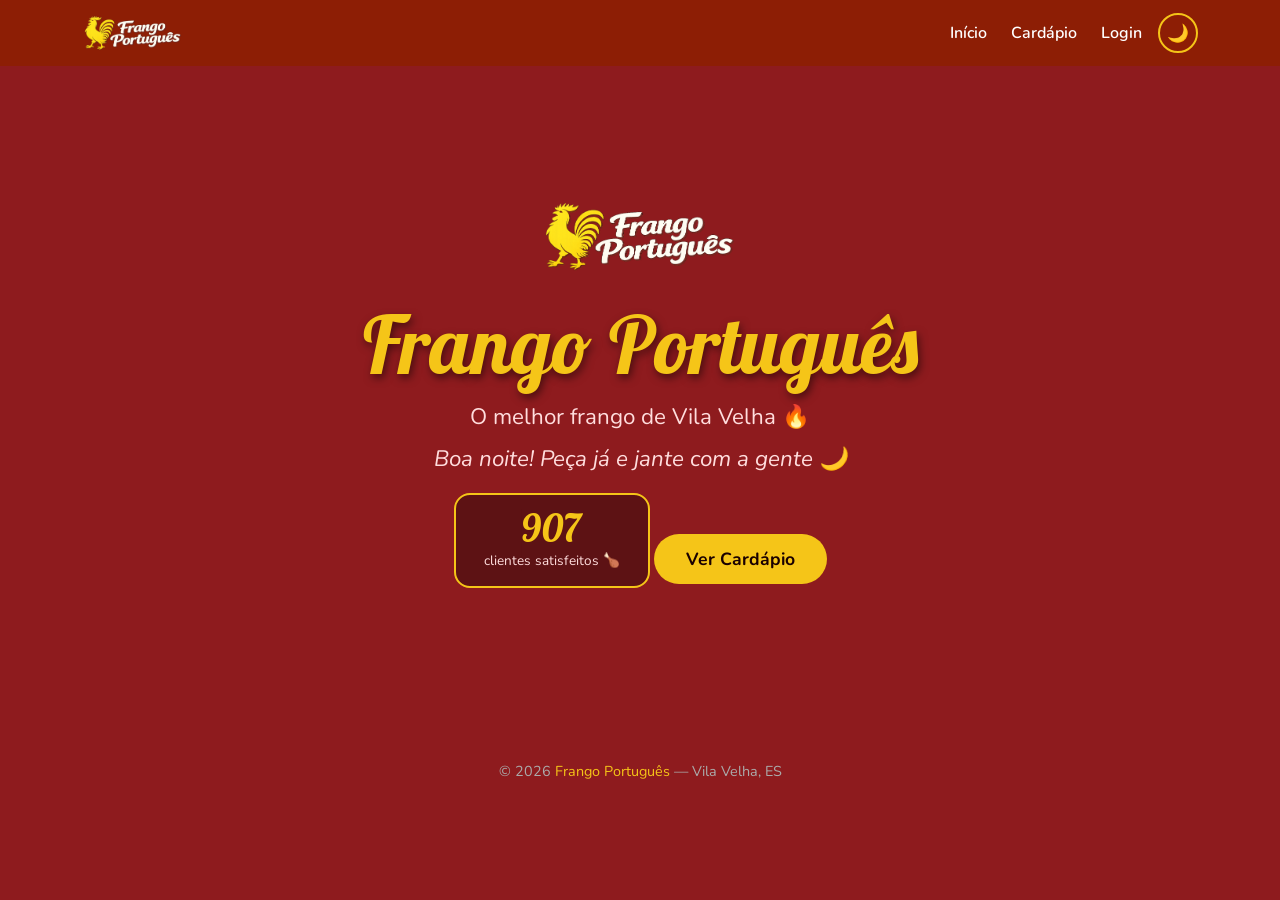
<file: index.html>
<!DOCTYPE html>
<html lang="pt-BR">
<head>
  <meta charset="UTF-8">
  <meta name="viewport" content="width=device-width, initial-scale=1.0">
  <title>Frango Português</title>
  <link href="https://cdn.jsdelivr.net/npm/bootstrap@5.3.2/dist/css/bootstrap.min.css" rel="stylesheet">
  <link href="https://fonts.googleapis.com/css2?family=Lobster&family=Nunito:wght@400;600;700&display=swap" rel="stylesheet">
  <link rel="stylesheet" href="./css/style.css">
</head>
<body>

<nav class="navbar navbar-expand-lg">
  <div class="container">
    <a class="navbar-brand d-flex align-items-center" href="./index.html">
      <img src="./img/frango-logo.png" alt="Logo">
    </a>
    <button class="navbar-toggler" type="button" data-bs-toggle="collapse" data-bs-target="#menu" aria-controls="menu" aria-expanded="false" aria-label="Menu">
      <span class="navbar-toggler-icon"></span>
    </button>
    <div id="menu" class="collapse navbar-collapse">
      <ul class="navbar-nav ms-auto gap-2 align-items-lg-center">
        <li class="nav-item"><a class="nav-link active" href="./index.html">Início</a></li>
        <li class="nav-item"><a class="nav-link" href="./html/Produtos.html">Cardápio</a></li>
        <li class="nav-item"><a class="nav-link" href="./html/login.html">Login</a></li>
        <li class="nav-item">
          <button id="toggleTema" class="btn-tema" title="Alternar modo claro/escuro">🌙</button>
        </li>
      </ul>
    </div>
  </div>
</nav>

<section class="Frango">
  <div>
    <img src="./img/frango-logo.png" alt="Frango Português" class="frango-logo">
    <h1>Frango Português</h1>
    <p class="mb-2">O melhor frango de Vila Velha 🔥</p>
    <!-- Mensagem dinâmica (JS) -->
    <p id="mensagemDinamica" class="mensagem-dinamica"></p>
    <!-- Contador automático de clientes atendidos (JS) -->
    <div class="contador-box">
      <span id="contadorClientes">0</span>
      <small>clientes satisfeitos 🍗</small>
    </div>
    <a href="./html/Produtos.html" class="btn-cardapio">Ver Cardápio</a>
  </div>
</section>

<footer>
  <p>&copy; 2026 <span>Frango Português</span> — Vila Velha, ES</p>
</footer>

<script src="https://cdn.jsdelivr.net/npm/bootstrap@5.3.2/dist/js/bootstrap.bundle.min.js"></script>
<script src="./js/main.js"></script>
<script src="./js/index.js"></script>
</body>
</html>
</file>
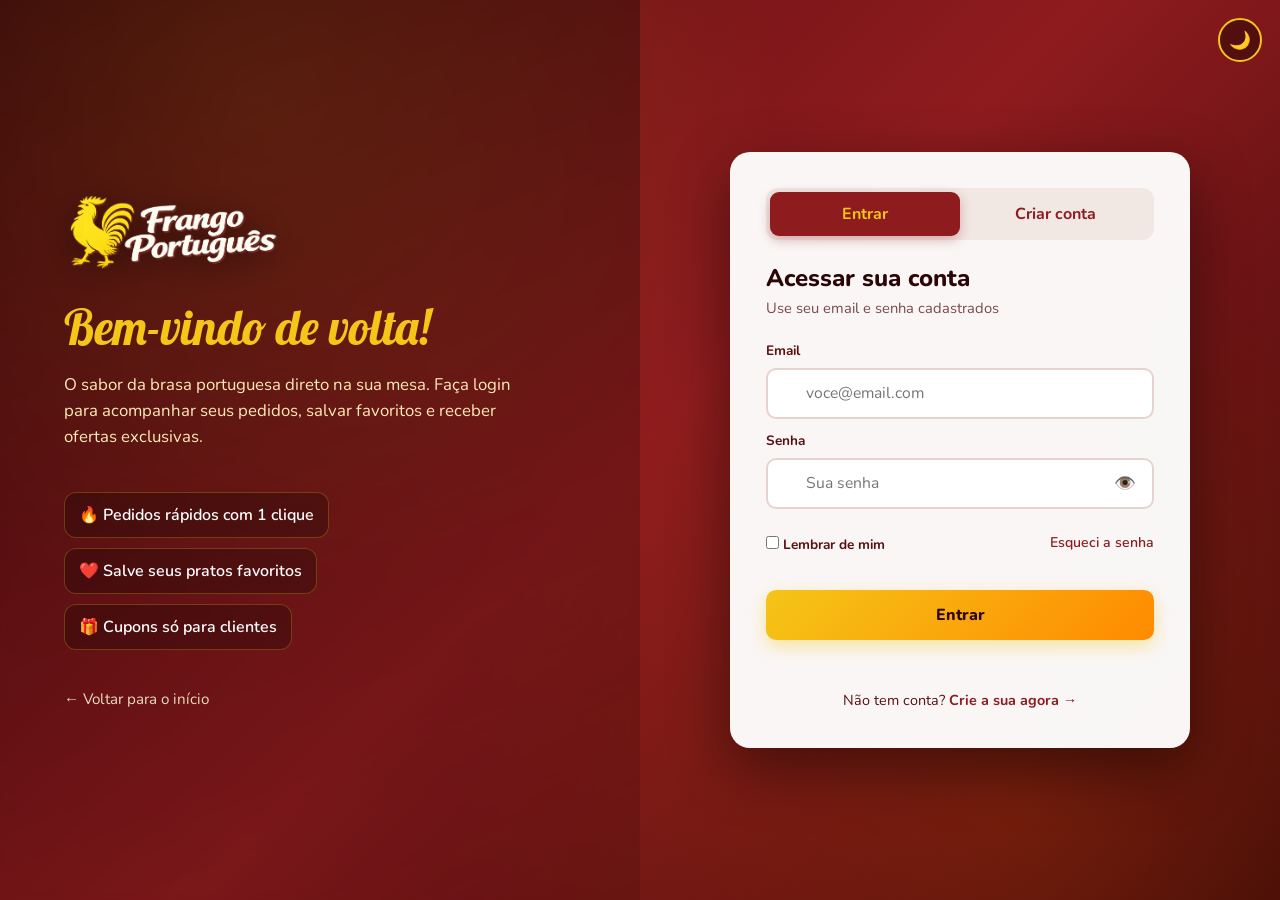
<file: html/login.html>
<!DOCTYPE html>
<html lang="pt-BR">
<head>
  <meta charset="UTF-8">
  <meta name="viewport" content="width=device-width, initial-scale=1.0">
  <title>Acessar conta — Frango Português</title>
  <link rel="icon" href="../img/frango-icon.png">
  <link href="https://cdn.jsdelivr.net/npm/bootstrap@5.3.2/dist/css/bootstrap.min.css" rel="stylesheet">
  <link href="https://fonts.googleapis.com/css2?family=Lobster&family=Nunito:wght@400;600;700;800&display=swap" rel="stylesheet">
  <link rel="stylesheet" href="../css/login.css">
</head>
<body>

<button id="toggleTema" class="btn-tema-fixo" title="Alternar modo claro/escuro">🌙</button>

<div class="auth-shell">

  <!-- Painel lateral (branding) -->
  <aside class="auth-side">
    <img src="../img/frango-logo.png" alt="Frango Português" class="auth-logo">
    <h1>Bem-vindo de volta!</h1>
    <p>O sabor da brasa portuguesa direto na sua mesa. Faça login para acompanhar seus pedidos, salvar favoritos e receber ofertas exclusivas.</p>
    <ul class="auth-perks">
      <li>🔥 Pedidos rápidos com 1 clique</li>
      <li>❤️ Salve seus pratos favoritos</li>
      <li>🎁 Cupons só para clientes</li>
    </ul>
    <a href="../index.html" class="back-link">← Voltar para o início</a>
  </aside>

  <!-- Painel de formulário -->
  <main class="auth-main">
    <div class="auth-card">

      <div class="auth-tabs" role="tablist">
        <button id="tabLogin" class="tab ativo" role="tab" aria-selected="true">Entrar</button>
        <button id="tabCadastro" class="tab" role="tab" aria-selected="false">Criar conta</button>
      </div>

      <!-- ===== Form de LOGIN ===== -->
      <form class="auth-form" id="formLogin" novalidate>
        <h2>Acessar sua conta</h2>
        <p class="sub">Use seu email e senha cadastrados</p>

        <label for="emailLogin">Email</label>
        <div class="input-icon">
          <span></span>
          <input type="email" id="emailLogin" placeholder="voce@email.com" required autocomplete="email">
        </div>

        <label for="senhaLogin">Senha</label>
        <div class="input-icon senha-wrapper">
          <span></span>
          <input type="password" id="senhaLogin" placeholder="Sua senha" required autocomplete="current-password">
          <button type="button" class="btn-ver-senha" data-target="senhaLogin" aria-label="Mostrar senha">👁️</button>
        </div>

        <div class="row-options">
          <label class="check"><input type="checkbox" id="lembrar"> Lembrar de mim</label>
          <a href="#" class="link-mini">Esqueci a senha</a>
        </div>

        <button type="submit" class="btn-principal">Entrar</button>
        <p id="msgLogin" class="msg-auth" aria-live="polite"></p>

        <p class="alt">Não tem conta? <a href="#" id="irCadastro">Crie a sua agora →</a></p>
      </form>

      <!-- ===== Form de CADASTRO ===== -->
      <form class="auth-form oculto" id="formCadastro" novalidate>
        <h2>Criar nova conta</h2>
        <p class="sub">É rapidinho — só 4 campos 🍗</p>

        <label for="nomeCad">Nome completo</label>
        <div class="input-icon">
          <span></span>
          <input type="text" id="nomeCad" placeholder="Como podemos te chamar?" required minlength="3" autocomplete="name">
        </div>

        <label for="emailCad">Email</label>
        <div class="input-icon">
          <span></span>
          <input type="email" id="emailCad" placeholder="voce@email.com" required autocomplete="email">
        </div>

        <label for="senhaCad">Senha</label>
        <div class="input-icon senha-wrapper">
          <span></span>
          <input type="password" id="senhaCad" placeholder="Crie uma senha forte" required minlength="6" autocomplete="new-password">
          <button type="button" class="btn-ver-senha" data-target="senhaCad" aria-label="Mostrar senha">👁️</button>
        </div>

        <!-- Força da senha -->
        <div class="forca-senha"><div id="barraSenha" class="barra"></div></div>
        <small id="forcaTexto" class="forca-texto">Digite uma senha</small>

        <label for="senhaCad2">Confirmar senha</label>
        <div class="input-icon senha-wrapper">
          <span></span>
          <input type="password" id="senhaCad2" placeholder="Repita a senha" required minlength="6" autocomplete="new-password">
          <button type="button" class="btn-ver-senha" data-target="senhaCad2" aria-label="Mostrar senha">👁️</button>
        </div>

        <label class="check check-block">
          <input type="checkbox" id="aceito" required>
          Aceito os termos de uso e a política de privacidade
        </label>

        <button type="submit" class="btn-principal">Criar conta</button>
        <p id="msgCadastro" class="msg-auth" aria-live="polite"></p>

        <p class="alt">Já tem conta? <a href="#" id="irLogin">Faça login →</a></p>
      </form>

      <!-- ===== Tela LOGADO ===== -->
      <div class="auth-form oculto" id="painelLogado">
        <div class="avatar-grande" id="avatarLogado">🍗</div>
        <h2>Olá, <span id="nomeLogado">cliente</span>!</h2>
        <p class="sub">Você está conectado como <span id="emailLogado"></span></p>
        <a href="./Produtos.html" class="btn-principal" style="text-decoration:none; display:block; text-align:center;">Ver Cardápio</a>
        <button id="btnSair" class="btn-secundario">Sair da conta</button>
      </div>

    </div>
  </main>
</div>

<script src="https://cdn.jsdelivr.net/npm/bootstrap@5.3.2/dist/js/bootstrap.bundle.min.js"></script>
<script src="../js/main.js"></script>
<script src="../js/login.js"></script>
</body>
</html>
</file>
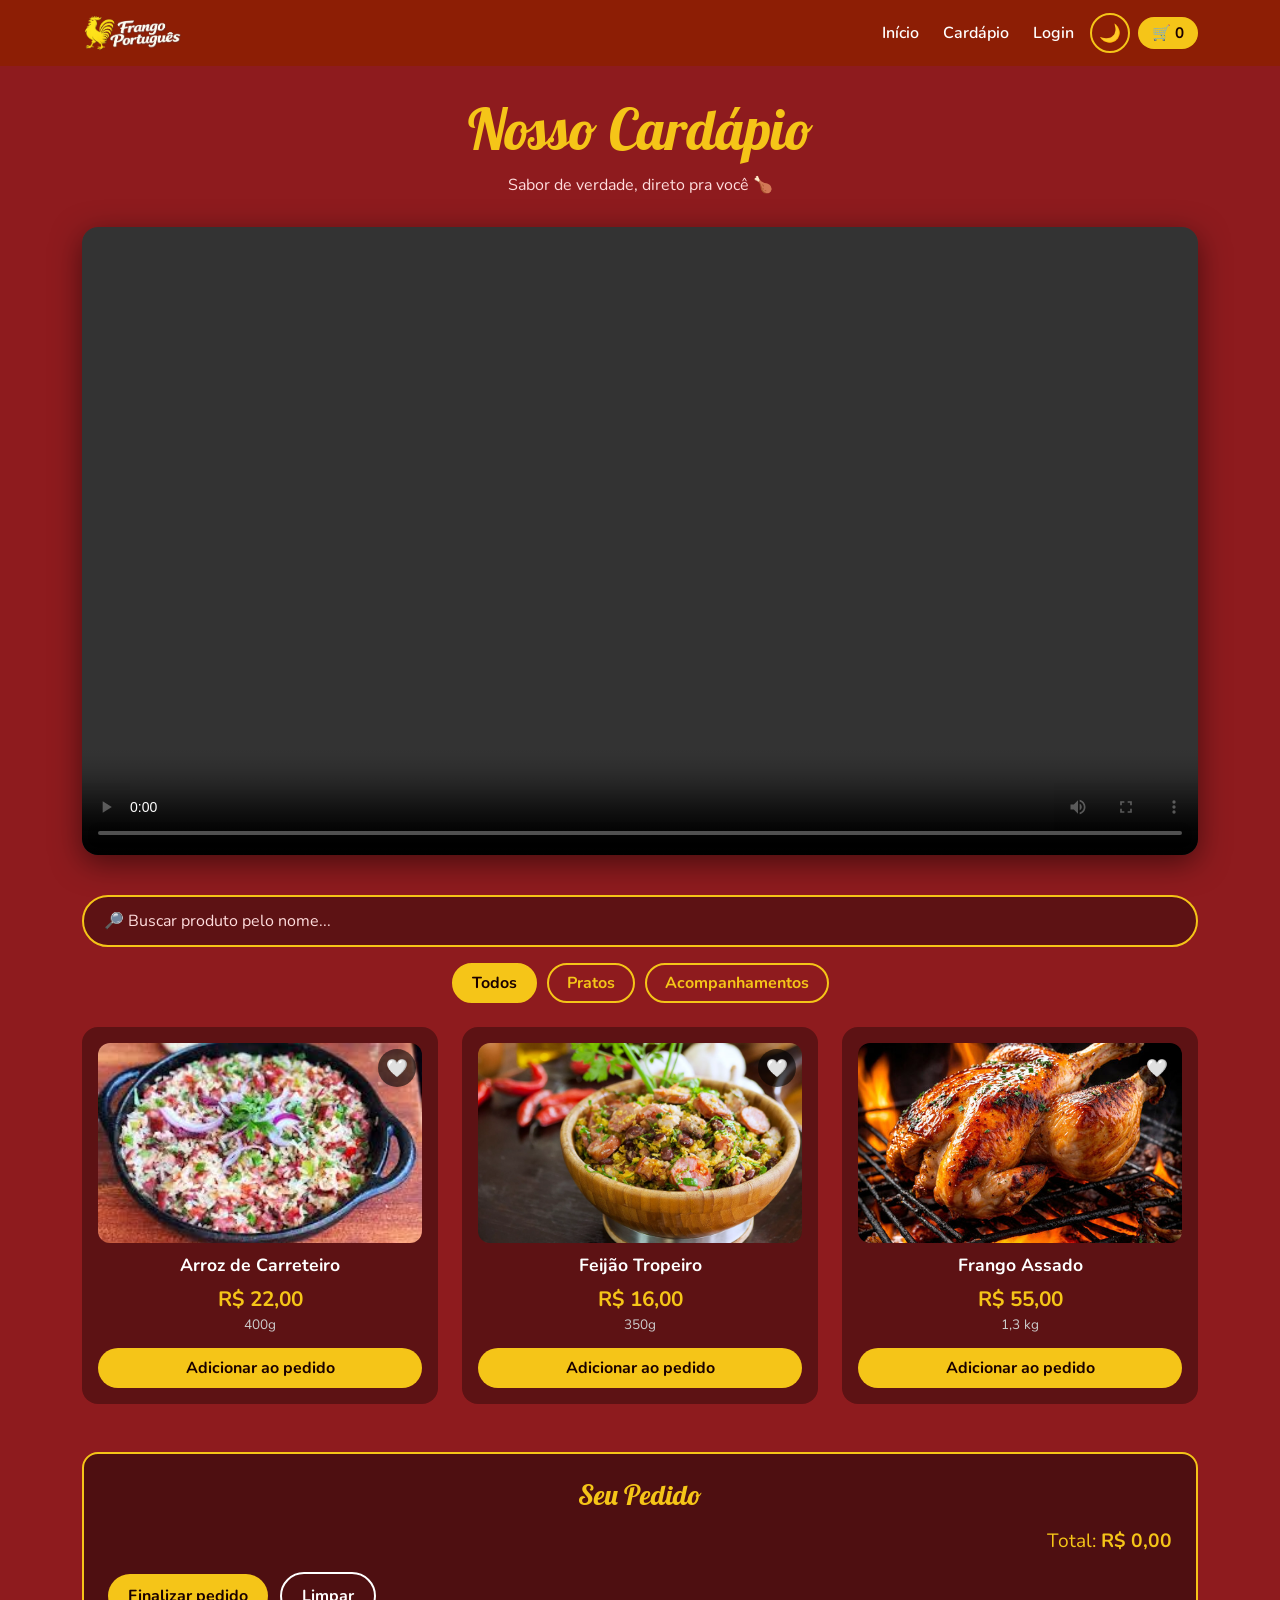
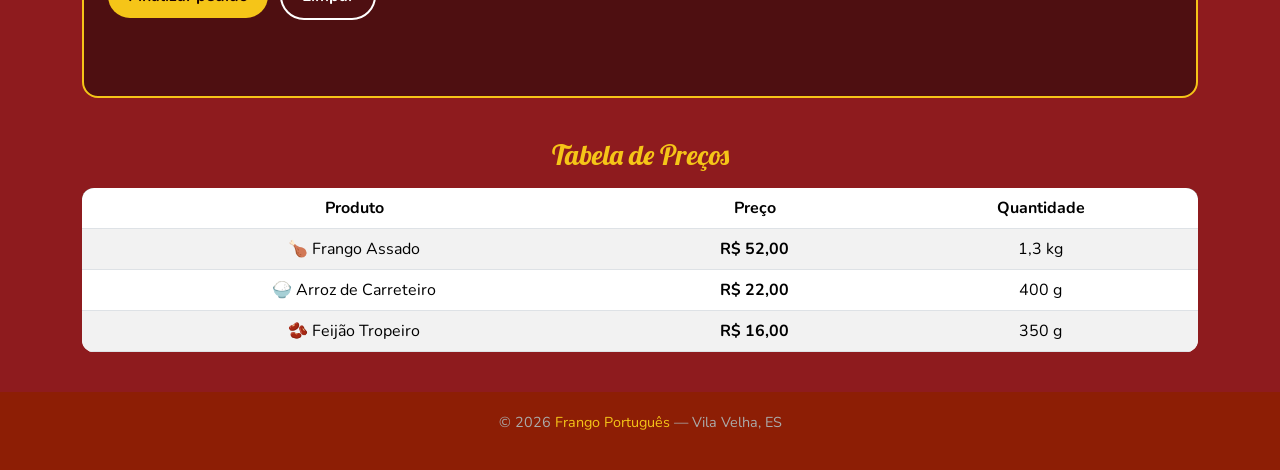
<file: html/Produtos.html>
<!DOCTYPE html>
<html lang="pt-BR">
<head>
  <meta charset="UTF-8">
  <meta name="viewport" content="width=device-width, initial-scale=1.0">
  <title>Cardápio — Frango Português</title>
  <link href="https://cdn.jsdelivr.net/npm/bootstrap@5.3.2/dist/css/bootstrap.min.css" rel="stylesheet">
  <link href="https://fonts.googleapis.com/css2?family=Lobster&family=Nunito:wght@400;600;700&display=swap" rel="stylesheet">
  <link rel="stylesheet" href="../css/produtos.css">
</head>
<body>

<nav class="navbar navbar-expand-lg">
  <div class="container">
    <a class="navbar-brand d-flex align-items-center" href="../index.html">
      <img src="../img/frango-logo.png" alt="Logo">
    </a>
    <button class="navbar-toggler" type="button" data-bs-toggle="collapse" data-bs-target="#menu" aria-controls="menu" aria-expanded="false" aria-label="Menu">
      <span class="navbar-toggler-icon"></span>
    </button>
    <div id="menu" class="collapse navbar-collapse">
      <ul class="navbar-nav ms-auto gap-2 align-items-lg-center">
        <li class="nav-item"><a class="nav-link" href="../index.html">Início</a></li>
        <li class="nav-item"><a class="nav-link active" href="./Produtos.html">Cardápio</a></li>
        <li class="nav-item"><a class="nav-link" href="./login.html">Login</a></li>
        <li class="nav-item">
          <button id="toggleTema" class="btn-tema" title="Alternar modo claro/escuro">🌙</button>
        </li>
        <li class="nav-item">
          <span class="carrinho-badge" title="Itens no pedido">
            🛒 <span id="contadorCarrinho">0</span>
          </span>
        </li>
      </ul>
    </div>
  </div>
</nav>

<div class="container mt-4">

  <h1 class="page-title">Nosso Cardápio</h1>
  <p class="section-subtitle">Sabor de verdade, direto pra você 🍗</p>

  <div class="video-wrapper ratio ratio-16x9">
    <video controls>
      <source src="../video/Video do Frango.mp4" type="video/mp4">
      <track kind="subtitles" src="../video/legenda.vtt" srclang="pt" label="Português">
    </video>
  </div>

  <!-- Filtro de produtos (JS) -->
  <div class="filtro-wrapper mb-4">
    <input type="text" id="filtroProduto" class="form-control" placeholder="🔎 Buscar produto pelo nome...">
    <div class="filtro-categorias mt-3">
      <button class="btn-categoria ativo" data-categoria="todos">Todos</button>
      <button class="btn-categoria" data-categoria="principal">Pratos</button>
      <button class="btn-categoria" data-categoria="acompanhamento">Acompanhamentos</button>
    </div>
  </div>

  <div id="listaProdutos" class="row g-4 mb-5">
    <div class="col-12 col-sm-6 col-lg-4 produto-item" data-nome="Arroz de Carreteiro" data-categoria="acompanhamento" data-preco="22">
      <div class="product-card reveal">
        <button class="btn-fav" data-id="arroz">🤍</button>
        <img src="../img/arroz.jpg" alt="Arroz de Carreteiro">
        <h5>Arroz de Carreteiro</h5>
        <div class="price">R$ 22,00</div>
        <div class="weight">400g</div>
        <button class="btn-pedir" data-nome="Arroz de Carreteiro" data-preco="22">Adicionar ao pedido</button>
      </div>
    </div>

    <div class="col-12 col-sm-6 col-lg-4 produto-item" data-nome="Feijão Tropeiro" data-categoria="acompanhamento" data-preco="16">
      <div class="product-card reveal">
        <button class="btn-fav" data-id="feijao">🤍</button>
        <img src="../img/feijao tropeiro.webp" alt="Feijão Tropeiro">
        <h5>Feijão Tropeiro</h5>
        <div class="price">R$ 16,00</div>
        <div class="weight">350g</div>
        <button class="btn-pedir" data-nome="Feijão Tropeiro" data-preco="16">Adicionar ao pedido</button>
      </div>
    </div>

    <div class="col-12 col-sm-6 col-lg-4 produto-item" data-nome="Frango Assado" data-categoria="principal" data-preco="55">
      <div class="product-card reveal">
        <button class="btn-fav" data-id="frango">🤍</button>
        <img src="../img/frango produto.jpg" alt="Frango">
        <h5>Frango Assado</h5>
        <div class="price">R$ 55,00</div>
        <div class="weight">1,3 kg</div>
        <button class="btn-pedir" data-nome="Frango Assado" data-preco="55">Adicionar ao pedido</button>
      </div>
    </div>
  </div>

  <p id="semResultados" class="text-center sem-resultados" style="display:none;">
    Nenhum produto encontrado 😕
  </p>

  <!-- Resumo do pedido (simulação) -->
  <div class="pedido-wrapper">
    <h3>Seu Pedido</h3>
    <ul id="listaPedido" class="lista-pedido"></ul>
    <p class="pedido-total">Total: <strong>R$ <span id="totalPedido">0,00</span></strong></p>
    <button id="finalizarPedido" class="btn-finalizar">Finalizar pedido</button>
    <button id="limparPedido" class="btn-limpar">Limpar</button>
    <p id="msgPedido" class="msg-pedido"></p>
  </div>

  <div class="tabela-wrapper">
    <h3>Tabela de Preços</h3>
    <div class="table-responsive">
      <table class="table table-striped text-center align-middle mb-0">
        <thead>
          <tr>
            <th>Produto</th>
            <th>Preço</th>
            <th>Quantidade</th>
          </tr>
        </thead>
        <tbody class="text-dark">
          <tr><td>🍗 Frango Assado</td><td><strong>R$ 52,00</strong></td><td>1,3 kg</td></tr>
          <tr><td>🍚 Arroz de Carreteiro</td><td><strong>R$ 22,00</strong></td><td>400 g</td></tr>
          <tr><td>🫘 Feijão Tropeiro</td><td><strong>R$ 16,00</strong></td><td>350 g</td></tr>
        </tbody>
      </table>
    </div>
  </div>

</div>

<footer>
  <p>&copy; 2026 <span>Frango Português</span> — Vila Velha, ES</p>
</footer>

<script src="https://cdn.jsdelivr.net/npm/bootstrap@5.3.2/dist/js/bootstrap.bundle.min.js"></script>
<script src="../js/main.js"></script>
<script src="../js/produtos.js"></script>
</body>
</html>
</file>
<file: css/style.css>
body {
  background-color: #8e1b1e;
  font-family: 'Nunito', sans-serif;
  transition: background-color 0.4s, color 0.4s;
}
.navbar {
  background-color: #8d1e05 !important;
}
.navbar-brand img {
  height: 40px;
  margin-right: 8px;
}
.navbar-brand {
  font-family: 'Lobster', cursive;
  font-size: 1.4rem;
  color: #f5c518 !important;
}
.nav-link {
  color: white !important;
  font-weight: 600;
  transition: color 0.3s;
}
.nav-link:hover {
  color: #f5c518 !important;
}
.Frango {
  min-height: 75vh;
  display: flex;
  align-items: center;
  justify-content: center;
  text-align: center;
  padding: 40px 20px;
}
.Frango h1 {
  font-family: 'Lobster', cursive;
  font-size: clamp(2.5rem, 8vw, 5rem);
  color: #f5c518;
  text-shadow: 2px 4px 8px rgba(0,0,0,0.5);
}
.Frango p {
  font-size: clamp(1rem, 3vw, 1.4rem);
  color: #ffdddd;
}
.frango-logo {
  width: clamp(100px, 25vw, 200px);
  margin-bottom: 20px;
  animation: pulse 2.5s infinite;
}
@keyframes pulse {
  0%, 100% { transform: scale(1); }
  50% { transform: scale(1.05); }
}
.btn-cardapio {
  background-color: #f5c518;
  color: #1a0000;
  font-weight: 700;
  font-size: 1.1rem;
  padding: 12px 32px;
  border-radius: 50px;
  border: none;
  transition: all 0.3s;
  text-decoration: none;
  display: inline-block;
  margin-top: 10px;
}
.btn-cardapio:hover {
  background-color: #ff6600;
  color: white;
  transform: translateY(-2px);
  box-shadow: 0 6px 20px rgba(0,0,0,0.3);
}
footer {
  background-color:#8e1b1e;
  color: #aaa;
  padding: 20px;
  text-align: center;
  font-size: 0.9rem;
}
footer span { color: #f5c518; }

/* ===== Botão tema ===== */
.btn-tema {
  background: transparent;
  border: 2px solid #f5c518;
  color: #f5c518;
  border-radius: 50%;
  width: 40px;
  height: 40px;
  font-size: 1.1rem;
  cursor: pointer;
  transition: all 0.3s;
}
.btn-tema:hover { background: #f5c518; color: #1a0000; }

/* ===== Mensagem dinâmica + contador ===== */
.mensagem-dinamica {
  color: #fff3cd;
  font-style: italic;
  font-size: 1.05rem;
  min-height: 1.5em;
  margin-bottom: 18px;
}
.contador-box {
  display: inline-block;
  background: rgba(0,0,0,0.35);
  padding: 14px 28px;
  border-radius: 16px;
  margin-bottom: 22px;
  border: 2px solid #f5c518;
}
.contador-box #contadorClientes {
  font-family: 'Lobster', cursive;
  font-size: 2.4rem;
  color: #f5c518;
  display: block;
  line-height: 1;
}
.contador-box small { color: #ffdddd; font-size: 0.85rem; }

/* ===== Dark mode ===== */
body.dark-mode {
  background-color: #120000;
  color: #f5e6c8;
}
body.dark-mode .navbar { background-color: #2a0000 !important; }
body.dark-mode footer { background-color: #2a0000; }
body.dark-mode .Frango p { color: #f5e6c8; }
body.dark-mode .contador-box { background: rgba(255,255,255,0.05); }
</file>
<file: css/login.css>
/* ===== Login & Cadastro — Frango Português ===== */
* { box-sizing: border-box; }
body {
  margin: 0;
  font-family: 'Nunito', sans-serif;
  min-height: 100vh;
  background:
    radial-gradient(circle at 20% 10%, rgba(245,197,24,0.15), transparent 40%),
    radial-gradient(circle at 80% 90%, rgba(255,102,0,0.18), transparent 45%),
    linear-gradient(135deg, #5a0d10 0%, #8e1b1e 50%, #3a0708 100%);
  color: #fff;
  transition: background 0.4s, color 0.4s;
}

.auth-shell {
  min-height: 100vh;
  display: grid;
  grid-template-columns: 1fr 1fr;
  align-items: stretch;
}

/* ===== Painel lateral ===== */
.auth-side {
  padding: 60px clamp(24px, 5vw, 80px);
  display: flex;
  flex-direction: column;
  justify-content: center;
  gap: 18px;
  background: linear-gradient(160deg, rgba(0,0,0,0.35), rgba(0,0,0,0.1));
  backdrop-filter: blur(4px);
}
.auth-logo {
  width: clamp(140px, 22vw, 220px);
  margin-bottom: 8px;
  filter: drop-shadow(0 6px 18px rgba(0,0,0,0.4));
}
.auth-side h1 {
  font-family: 'Lobster', cursive;
  color: #f5c518;
  font-size: clamp(2rem, 4vw, 3rem);
  margin: 0;
  line-height: 1.1;
}
.auth-side p {
  font-size: 1.05rem;
  color: #ffe9b8;
  max-width: 460px;
  line-height: 1.55;
}
.auth-perks {
  list-style: none;
  padding: 0;
  margin: 8px 0 0;
  display: grid;
  gap: 10px;
}
.auth-perks li {
  background: rgba(0,0,0,0.25);
  border: 1px solid rgba(245,197,24,0.25);
  padding: 10px 14px;
  border-radius: 12px;
  font-weight: 600;
  width: fit-content;
  max-width: 100%;
}
.back-link {
  margin-top: 20px;
  color: #ffd; opacity: 0.85;
  text-decoration: none;
  font-size: 0.95rem;
  width: fit-content;
}
.back-link:hover { color: #f5c518; opacity: 1; }

/* ===== Painel do form ===== */
.auth-main {
  padding: 40px clamp(20px, 4vw, 60px);
  display: flex;
  align-items: center;
  justify-content: center;
}
.auth-card {
  width: 100%;
  max-width: 460px;
  background: rgba(255,255,255,0.96);
  color: #2b0606;
  border-radius: 20px;
  padding: clamp(24px, 4vw, 36px);
  box-shadow: 0 20px 60px rgba(0,0,0,0.45);
  animation: subir 0.5s ease;
}
@keyframes subir { from { opacity: 0; transform: translateY(14px); } to { opacity: 1; transform: none; } }

/* ===== Tabs ===== */
.auth-tabs {
  display: flex;
  background: #f1e7e3;
  border-radius: 12px;
  padding: 4px;
  margin-bottom: 24px;
}
.tab {
  flex: 1;
  padding: 10px;
  border: none;
  background: transparent;
  border-radius: 9px;
  font-weight: 700;
  color: #8e1b1e;
  cursor: pointer;
  transition: all 0.25s;
}
.tab.ativo {
  background: #8e1b1e;
  color: #f5c518;
  box-shadow: 0 4px 12px rgba(142,27,30,0.3);
}

/* ===== Form ===== */
.auth-form h2 {
  margin: 0 0 4px;
  font-weight: 800;
  color: #2b0606;
  font-size: 1.5rem;
}
.auth-form .sub {
  margin: 0 0 22px;
  color: #7a4a4a;
  font-size: 0.92rem;
}
.auth-form label {
  display: block;
  font-weight: 700;
  font-size: 0.85rem;
  color: #5a1010;
  margin: 12px 0 6px;
}

.input-icon {
  position: relative;
  display: flex;
  align-items: center;
}
.input-icon > span {
  position: absolute;
  left: 12px;
  font-size: 1rem;
  pointer-events: none;
  opacity: 0.7;
}
.input-icon input {
  width: 100%;
  padding: 12px 14px 12px 38px;
  border: 2px solid #e6d3cf;
  border-radius: 10px;
  background: #fff;
  font-size: 0.98rem;
  color: #2b0606;
  transition: border 0.25s, box-shadow 0.25s;
}
.input-icon input:focus {
  outline: none;
  border-color: #f5c518;
  box-shadow: 0 0 0 4px rgba(245,197,24,0.18);
}
.senha-wrapper input { padding-right: 42px; }
.btn-ver-senha {
  position: absolute;
  right: 8px;
  background: transparent;
  border: none;
  font-size: 1.1rem;
  cursor: pointer;
  padding: 6px 10px;
  border-radius: 8px;
}
.btn-ver-senha:hover { background: rgba(0,0,0,0.05); }

.row-options {
  display: flex;
  justify-content: space-between;
  align-items: center;
  margin: 14px 0 18px;
  font-size: 0.88rem;
}
.check { display: flex; gap: 8px; align-items: center; cursor: pointer; color: #5a1010; }
.check input { accent-color: #8e1b1e; }
.check-block { margin: 14px 0 6px; font-size: 0.88rem; }
.link-mini { color: #8e1b1e; font-weight: 600; text-decoration: none; }
.link-mini:hover { text-decoration: underline; }

/* ===== Botões ===== */
.btn-principal {
  width: 100%;
  padding: 13px;
  border: none;
  border-radius: 10px;
  background: linear-gradient(135deg, #f5c518, #ff8a00);
  color: #2b0606;
  font-weight: 800;
  font-size: 1rem;
  cursor: pointer;
  margin-top: 10px;
  transition: transform 0.2s, box-shadow 0.2s;
  box-shadow: 0 6px 18px rgba(245,197,24,0.4);
}
.btn-principal:hover { transform: translateY(-2px); box-shadow: 0 10px 24px rgba(245,197,24,0.5); }
.btn-principal:active { transform: translateY(0); }
.btn-secundario {
  width: 100%;
  padding: 11px;
  margin-top: 10px;
  border: 2px solid #8e1b1e;
  background: transparent;
  color: #8e1b1e;
  font-weight: 700;
  border-radius: 10px;
  cursor: pointer;
  transition: all 0.25s;
}
.btn-secundario:hover { background: #8e1b1e; color: #f5c518; }

.alt {
  text-align: center;
  margin: 16px 0 0;
  font-size: 0.9rem;
  color: #5a1010;
}
.alt a { color: #8e1b1e; font-weight: 700; text-decoration: none; }
.alt a:hover { text-decoration: underline; }

/* ===== Força da senha ===== */
.forca-senha {
  height: 6px;
  background: #efe1de;
  border-radius: 4px;
  overflow: hidden;
  margin-top: 6px;
}
.barra {
  height: 100%;
  width: 0;
  background: #ff3b3b;
  transition: width 0.3s, background 0.3s;
}
.forca-texto {
  display: block;
  color: #7a4a4a;
  font-size: 0.78rem;
  margin: 4px 0 4px;
  text-align: right;
}

/* ===== Mensagens ===== */
.msg-auth {
  margin-top: 12px;
  text-align: center;
  font-weight: 700;
  min-height: 1.4em;
  padding: 0;
  border-radius: 8px;
  transition: all 0.25s;
}
.msg-auth.erro {
  color: #8e1b1e;
  background: #ffe1e1;
  padding: 8px;
}
.msg-auth.ok {
  color: #1f6f2c;
  background: #d6f6dc;
  padding: 8px;
}

/* ===== Tela logado ===== */
.avatar-grande {
  width: 80px; height: 80px;
  border-radius: 50%;
  background: linear-gradient(135deg, #f5c518, #ff8a00);
  margin: 0 auto 14px;
  display: flex;
  align-items: center; justify-content: center;
  font-size: 2rem;
  box-shadow: 0 8px 20px rgba(245,197,24,0.4);
}
#painelLogado { text-align: center; }
#painelLogado .sub { color: #7a4a4a; }

/* ===== Utilitários ===== */
.oculto { display: none; }

/* ===== Botão tema ===== */
.btn-tema-fixo {
  position: fixed;
  top: 18px; right: 18px;
  background: rgba(0,0,0,0.35);
  border: 2px solid #f5c518;
  color: #f5c518;
  border-radius: 50%;
  width: 44px; height: 44px;
  font-size: 1.1rem;
  cursor: pointer;
  z-index: 10;
  transition: all 0.3s;
}
.btn-tema-fixo:hover { background: #f5c518; color: #1a0000; }

/* ===== Dark mode ===== */
body.dark-mode {
  background:
    radial-gradient(circle at 20% 10%, rgba(245,197,24,0.08), transparent 40%),
    linear-gradient(135deg, #0a0000 0%, #1a0606 50%, #000 100%);
}
body.dark-mode .auth-card {
  background: #1c0a0a;
  color: #f5e9e9;
}
body.dark-mode .auth-form h2,
body.dark-mode .auth-form label,
body.dark-mode .check,
body.dark-mode .alt,
body.dark-mode .link-mini,
body.dark-mode .alt a { color: #f5c518; }
body.dark-mode .auth-form .sub,
body.dark-mode .forca-texto { color: #c8a8a8; }
body.dark-mode .input-icon input {
  background: #2b0e0e;
  border-color: #4a1818;
  color: #fff;
}
body.dark-mode .auth-tabs { background: #2b0e0e; }
body.dark-mode .tab { color: #f5c518; }
body.dark-mode .forca-senha { background: #2b0e0e; }
body.dark-mode .btn-secundario { color: #f5c518; border-color: #f5c518; }
body.dark-mode .btn-secundario:hover { background: #f5c518; color: #1a0000; }
body.dark-mode .msg-auth.erro { background: rgba(255,80,80,0.15); color: #ffb0b0; }
body.dark-mode .msg-auth.ok { background: rgba(80,200,120,0.15); color: #b6ffb6; }

/* ===== Responsivo ===== */
@media (max-width: 900px) {
  .auth-shell { grid-template-columns: 1fr; }
  .auth-side {
    padding: 40px 24px 20px;
    text-align: center;
    align-items: center;
  }
  .auth-side h1 { font-size: 2rem; }
  .auth-perks li { margin: 0 auto; }
  .back-link { margin: 10px auto 0; }
  .auth-main { padding: 20px; }
}
</file>
<file: css/produtos.css>
body {
  background-color: #8e1b1e;
  font-family: 'Nunito', sans-serif;
  color: white;
  transition: background-color 0.4s, color 0.4s;
}
.navbar { background-color: #8d1e05 !important; }
.navbar-brand img { height: 40px; margin-right: 8px; }
.navbar-brand {
  font-family: 'Lobster', cursive;
  font-size: 1.4rem;
  color: #f5c518 !important;
}
.nav-link {
  color: white !important;
  font-weight: 600;
  transition: color 0.3s;
}
.nav-link:hover { color: #f5c518 !important; }

.page-title {
  font-family: 'Lobster', cursive;
  font-size: clamp(2rem, 6vw, 3.5rem);
  color: #f5c518;
  text-align: center;
  margin: 30px 0 10px;
}
.section-subtitle {
  text-align: center;
  color: #ffdddd;
  margin-bottom: 30px;
  font-size: 1rem;
}

.video-wrapper {
  border-radius: 16px;
  overflow: hidden;
  box-shadow: 0 8px 30px rgba(0,0,0,0.5);
  margin-bottom: 40px;
}
.video-wrapper video { width: 100%; display: block; }

.product-card {
  background: rgba(0,0,0,0.35);
  border-radius: 16px;
  padding: 16px;
  text-align: center;
  transition: transform 0.3s, box-shadow 0.3s;
  height: 100%;
  position: relative;
}
.product-card:hover {
  transform: translateY(-6px);
  box-shadow: 0 12px 32px rgba(0,0,0,0.5);
}
.product-card img {
  width: 100%;
  height: 200px;
  object-fit: cover;
  border-radius: 12px;
  margin-bottom: 12px;
}
.product-card h5 { font-weight: 700; font-size: 1.1rem; color: white; }
.product-card .price { font-size: 1.3rem; font-weight: 700; color: #f5c518; }
.product-card .weight { font-size: 0.85rem; color: #ccc; }

.product-card-noimg {
  display: flex;
  flex-direction: column;
  align-items: center;
  justify-content: center;
  min-height: 280px;
}

.tabela-wrapper { margin: 40px 0; }
.tabela-wrapper h3 {
  font-family: 'Lobster', cursive;
  color: #f5c518;
  text-align: center;
  margin-bottom: 16px;
}
.table { background: white; border-radius: 12px; overflow: hidden; }
.table thead { background-color: #1a0000; color: #f5c518; }
.table tbody tr:hover { background-color: #fff3cd; }

footer {
  background-color:#8d1e05 !important;
  color: #aaa;
  padding: 20px;
  text-align: center;
  font-size: 0.9rem;
  margin-top: 40px;
}
footer span { color: #f5c518; }

/* ===== Tema toggle ===== */
.btn-tema {
  background: transparent;
  border: 2px solid #f5c518;
  color: #f5c518;
  border-radius: 50%;
  width: 40px; height: 40px;
  font-size: 1.1rem;
  cursor: pointer;
  transition: all 0.3s;
}
.btn-tema:hover { background: #f5c518; color: #1a0000; }

/* ===== Carrinho ===== */
.carrinho-badge {
  background: #f5c518;
  color: #1a0000;
  padding: 6px 14px;
  border-radius: 20px;
  font-weight: 700;
  font-size: 0.95rem;
}

/* ===== Filtro ===== */
.filtro-wrapper #filtroProduto {
  background: rgba(0,0,0,0.35);
  border: 2px solid #f5c518;
  color: white;
  border-radius: 30px;
  padding: 12px 20px;
}
.filtro-wrapper #filtroProduto::placeholder { color: #ffdddd; }
.filtro-categorias {
  display: flex;
  flex-wrap: wrap;
  gap: 10px;
  justify-content: center;
}
.btn-categoria {
  background: transparent;
  color: #f5c518;
  border: 2px solid #f5c518;
  border-radius: 30px;
  padding: 6px 18px;
  font-weight: 700;
  cursor: pointer;
  transition: all 0.3s;
}
.btn-categoria:hover, .btn-categoria.ativo {
  background: #f5c518;
  color: #1a0000;
}
.sem-resultados {
  color: #ffdddd;
  font-size: 1.1rem;
  font-style: italic;
}

/* ===== Favoritar ===== */
.btn-fav {
  position: absolute;
  top: 22px;
  right: 22px;
  background: rgba(0,0,0,0.6);
  border: none;
  color: white;
  width: 38px; height: 38px;
  border-radius: 50%;
  font-size: 1.1rem;
  cursor: pointer;
  transition: transform 0.2s;
  z-index: 2;
}
.btn-fav:hover { transform: scale(1.15); }
.btn-fav.ativo { background: #ff3b3b; }

/* ===== Botão pedir ===== */
.btn-pedir {
  margin-top: 12px;
  background: #f5c518;
  color: #1a0000;
  border: none;
  border-radius: 30px;
  padding: 8px 18px;
  font-weight: 700;
  cursor: pointer;
  transition: all 0.3s;
  width: 100%;
}
.btn-pedir:hover { background: #ff6600; color: white; }

/* ===== Pedido ===== */
.pedido-wrapper {
  background: rgba(0,0,0,0.45);
  border-radius: 16px;
  padding: 24px;
  margin: 40px 0;
  border: 2px solid #f5c518;
}
.pedido-wrapper h3 {
  font-family: 'Lobster', cursive;
  color: #f5c518;
  text-align: center;
}
.lista-pedido { list-style: none; padding: 0; }
.lista-pedido li {
  display: flex;
  justify-content: space-between;
  padding: 10px 0;
  border-bottom: 1px dashed rgba(255,255,255,0.2);
  color: white;
}
.lista-pedido li button {
  background: transparent;
  border: none;
  color: #ff8080;
  font-weight: 700;
  cursor: pointer;
}
.pedido-total {
  text-align: right;
  font-size: 1.2rem;
  color: #f5c518;
  margin-top: 12px;
}
.btn-finalizar, .btn-limpar {
  border: none;
  border-radius: 30px;
  padding: 10px 20px;
  font-weight: 700;
  margin-right: 8px;
  cursor: pointer;
  transition: all 0.3s;
}
.btn-finalizar { background: #f5c518; color: #1a0000; }
.btn-finalizar:hover { background: #ff6600; color: white; }
.btn-limpar { background: transparent; color: white; border: 2px solid white; }
.btn-limpar:hover { background: white; color: #1a0000; }
.msg-pedido {
  margin-top: 14px;
  font-weight: 700;
  color: #c8ffc8;
  min-height: 1.4em;
}

/* ===== Animação ao scroll ===== */
.reveal {
  opacity: 0;
  transform: translateY(30px);
  transition: opacity 0.7s ease, transform 0.7s ease;
}
.reveal.visivel {
  opacity: 1;
  transform: translateY(0);
}

/* ===== Dark mode ===== */
body.dark-mode { background-color: #120000; color: #f5e6c8; }
body.dark-mode .navbar,
body.dark-mode footer { background-color: #2a0000 !important; }
body.dark-mode .product-card { background: rgba(255,255,255,0.06); }
body.dark-mode .pedido-wrapper { background: rgba(255,255,255,0.05); }
</file>
